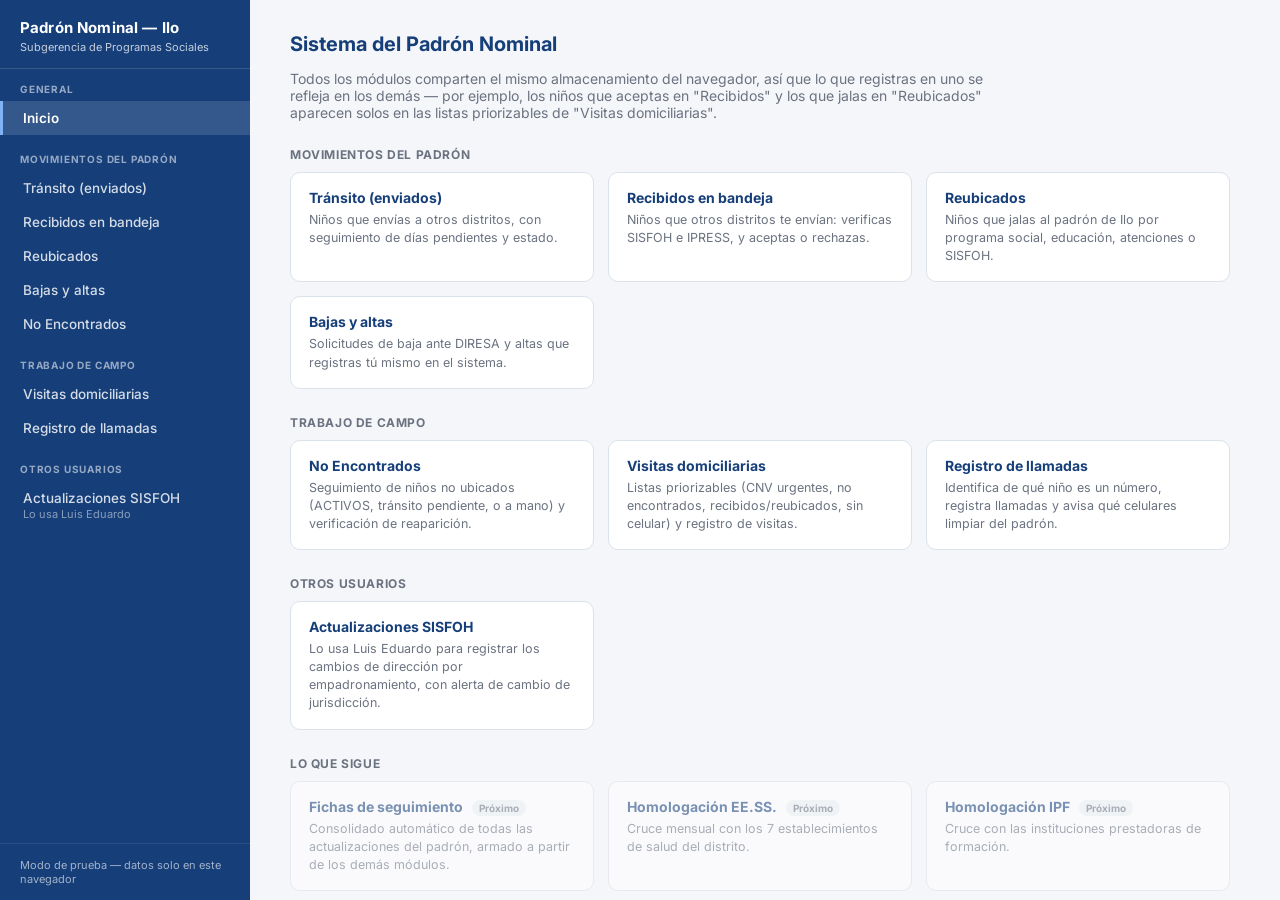
<file: index.html>
<!DOCTYPE html>
<html lang="es">
<head>
<meta charset="UTF-8">
<meta name="viewport" content="width=device-width, initial-scale=1.0">
<title>Sistema Padrón Nominal — Ilo</title>
<link href="https://fonts.googleapis.com/css2?family=Inter:wght@400;500;600;700&display=swap" rel="stylesheet">
<link rel="stylesheet" href="estilos.css">
<style>
  html, body { height: 100%; overflow: hidden; }
  .layout { display: flex; height: 100vh; }

  .sidebar {
    width: 250px; flex-shrink: 0; background: var(--primary-dark); color: white;
    display: flex; flex-direction: column; overflow-y: auto;
  }
  .sidebar-marca { padding: 18px 20px 14px; border-bottom: 1px solid rgba(255,255,255,.14); }
  .sidebar-marca h1 { font-size: 15px; margin: 0; font-weight: 700; letter-spacing: .01em; }
  .sidebar-marca .sub { font-size: 11px; opacity: .75; margin-top: 3px; }

  .nav-grupo { padding: 14px 0 4px; }
  .nav-grupo-titulo {
    font-size: 10px; text-transform: uppercase; letter-spacing: .08em;
    opacity: .55; padding: 0 20px 6px; font-weight: 700;
  }
  .nav-item {
    display: block; padding: 9px 20px; font-size: 13.5px; cursor: pointer;
    color: rgba(255,255,255,.82); border-left: 3px solid transparent; font-weight: 500;
  }
  .nav-item:hover { background: rgba(255,255,255,.07); color: white; }
  .nav-item.active { background: rgba(255,255,255,.13); color: white; border-left-color: #7fb3f5; font-weight: 600; }
  .nav-item .nota { display: block; font-size: 11px; opacity: .6; font-weight: 400; margin-top: 1px; }

  .sidebar-pie { margin-top: auto; padding: 14px 20px; font-size: 11px; opacity: .6; border-top: 1px solid rgba(255,255,255,.14); }

  .contenido { flex: 1; display: flex; flex-direction: column; overflow: hidden; background: var(--bg); }
  .contenido iframe { flex: 1; width: 100%; border: none; }

  .inicio { padding: 32px 40px; overflow-y: auto; height: 100%; }
  .inicio h2 { font-size: 20px; margin: 0 0 6px; color: var(--primary-dark); }
  .inicio .intro { color: var(--muted); font-size: 14px; margin-bottom: 24px; max-width: 700px; }
  .modulo-grid { display: grid; grid-template-columns: repeat(auto-fill, minmax(280px,1fr)); gap: 14px; max-width: 940px; }
  .modulo-card {
    background: var(--card); border: 1px solid var(--border); border-radius: 10px;
    padding: 16px 18px; cursor: pointer;
  }
  .modulo-card:hover { border-color: var(--primary); }
  .modulo-card .titulo { font-weight: 700; font-size: 14px; color: var(--primary-dark); }
  .modulo-card .desc { font-size: 12.5px; color: var(--muted); margin-top: 5px; line-height: 1.45; }
  .seccion-titulo { font-size: 12px; font-weight: 700; text-transform: uppercase; letter-spacing: .05em; color: var(--muted); margin: 26px 0 10px; }
  .proximo { opacity: .55; cursor: default; }
  .proximo:hover { border-color: var(--border); }
  .etiqueta-proximo { font-size: 10px; background: #eef1f5; color: var(--muted); padding: 2px 7px; border-radius: 10px; margin-left: 6px; font-weight: 700; }
</style>
</head>
<body>

<div class="layout">
  <nav class="sidebar">
    <div class="sidebar-marca">
      <h1>Padrón Nominal — Ilo</h1>
      <div class="sub">Subgerencia de Programas Sociales</div>
    </div>

    <div class="nav-grupo">
      <div class="nav-grupo-titulo">General</div>
      <div class="nav-item active" data-modulo="inicio" onclick="abrir('inicio')">Inicio</div>
    </div>

    <div class="nav-grupo">
      <div class="nav-grupo-titulo">Movimientos del padrón</div>
      <div class="nav-item" data-modulo="transito" onclick="abrir('transito')">Tránsito (enviados)</div>
      <div class="nav-item" data-modulo="recibidos" onclick="abrir('recibidos')">Recibidos en bandeja</div>
      <div class="nav-item" data-modulo="reubicados" onclick="abrir('reubicados')">Reubicados</div>
      <div class="nav-item" data-modulo="bajas" onclick="abrir('bajas')">Bajas y altas</div>
      <div class="nav-item" data-modulo="noencontrados" onclick="abrir('noencontrados')">No Encontrados</div>
    </div>

    <div class="nav-grupo">
      <div class="nav-grupo-titulo">Trabajo de campo</div>
      <div class="nav-item" data-modulo="visitas" onclick="abrir('visitas')">Visitas domiciliarias</div>
      <div class="nav-item" data-modulo="llamadas" onclick="abrir('llamadas')">Registro de llamadas</div>
    </div>

    <div class="nav-grupo">
      <div class="nav-grupo-titulo">Otros usuarios</div>
      <div class="nav-item" data-modulo="sisfoh" onclick="abrir('sisfoh')">
        Actualizaciones SISFOH
        <span class="nota">Lo usa Luis Eduardo</span>
      </div>
    </div>

    <div class="sidebar-pie">Modo de prueba — datos solo en este navegador</div>
  </nav>

  <main class="contenido" id="contenido"></main>
</div>

<script>
const MODULOS = {
  transito:   { archivo: "transito-modelo.html",               titulo: "Tránsito (enviados)" },
  recibidos:  { archivo: "bandeja-recibidos-modelo.html",     titulo: "Recibidos en bandeja" },
  reubicados: { archivo: "reubicados-modelo.html",            titulo: "Reubicados" },
  bajas:      { archivo: "bajas-altas.html",                   titulo: "Bajas y altas" },
  noencontrados: { archivo: "no-encontrados-modelo.html",     titulo: "No Encontrados" },
  visitas:    { archivo: "visitas-domiciliarias-modelo.html", titulo: "Visitas domiciliarias" },
  llamadas:   { archivo: "registro-llamadas-modelo.html",     titulo: "Registro de llamadas" },
  sisfoh:     { archivo: "sisfoh-actualizaciones-modelo.html",titulo: "Actualizaciones SISFOH" },
};

function abrir(clave) {
  document.querySelectorAll(".nav-item").forEach(el => el.classList.toggle("active", el.dataset.modulo === clave));
  const cont = document.getElementById("contenido");
  if (clave === "inicio") { cont.innerHTML = plantillaInicio(); return; }
  const mod = MODULOS[clave];
  if (!mod) return;
  cont.innerHTML = `<iframe src="${mod.archivo}" title="${mod.titulo}"></iframe>`;
  location.hash = clave;
}

function plantillaInicio() {
  return `<div class="inicio">
    <h2>Sistema del Padrón Nominal</h2>
    <p class="intro">Todos los módulos comparten el mismo almacenamiento del navegador, así que lo que registras en uno se refleja en los demás — por ejemplo, los niños que aceptas en "Recibidos" y los que jalas en "Reubicados" aparecen solos en las listas priorizables de "Visitas domiciliarias".</p>

    <div class="seccion-titulo">Movimientos del padrón</div>
    <div class="modulo-grid">
      <div class="modulo-card" onclick="abrir('transito')">
        <div class="titulo">Tránsito (enviados)</div>
        <div class="desc">Niños que envías a otros distritos, con seguimiento de días pendientes y estado.</div>
      </div>
      <div class="modulo-card" onclick="abrir('recibidos')">
        <div class="titulo">Recibidos en bandeja</div>
        <div class="desc">Niños que otros distritos te envían: verificas SISFOH e IPRESS, y aceptas o rechazas.</div>
      </div>
      <div class="modulo-card" onclick="abrir('reubicados')">
        <div class="titulo">Reubicados</div>
        <div class="desc">Niños que jalas al padrón de Ilo por programa social, educación, atenciones o SISFOH.</div>
      </div>
      <div class="modulo-card" onclick="abrir('bajas')">
        <div class="titulo">Bajas y altas</div>
        <div class="desc">Solicitudes de baja ante DIRESA y altas que registras tú mismo en el sistema.</div>
      </div>
    </div>

    <div class="seccion-titulo">Trabajo de campo</div>
    <div class="modulo-grid">
      <div class="modulo-card" onclick="abrir('noencontrados')">
        <div class="titulo">No Encontrados</div>
        <div class="desc">Seguimiento de niños no ubicados (ACTIVOS, tránsito pendiente, o a mano) y verificación de reaparición.</div>
      </div>
      <div class="modulo-card" onclick="abrir('visitas')">
        <div class="titulo">Visitas domiciliarias</div>
        <div class="desc">Listas priorizables (CNV urgentes, no encontrados, recibidos/reubicados, sin celular) y registro de visitas.</div>
      </div>
      <div class="modulo-card" onclick="abrir('llamadas')">
        <div class="titulo">Registro de llamadas</div>
        <div class="desc">Identifica de qué niño es un número, registra llamadas y avisa qué celulares limpiar del padrón.</div>
      </div>
    </div>

    <div class="seccion-titulo">Otros usuarios</div>
    <div class="modulo-grid">
      <div class="modulo-card" onclick="abrir('sisfoh')">
        <div class="titulo">Actualizaciones SISFOH</div>
        <div class="desc">Lo usa Luis Eduardo para registrar los cambios de dirección por empadronamiento, con alerta de cambio de jurisdicción.</div>
      </div>
    </div>

    <div class="seccion-titulo">Lo que sigue</div>
    <div class="modulo-grid">
      <div class="modulo-card proximo">
        <div class="titulo">Fichas de seguimiento <span class="etiqueta-proximo">Próximo</span></div>
        <div class="desc">Consolidado automático de todas las actualizaciones del padrón, armado a partir de los demás módulos.</div>
      </div>
      <div class="modulo-card proximo">
        <div class="titulo">Homologación EE.SS. <span class="etiqueta-proximo">Próximo</span></div>
        <div class="desc">Cruce mensual con los 7 establecimientos de salud del distrito.</div>
      </div>
      <div class="modulo-card proximo">
        <div class="titulo">Homologación IPF <span class="etiqueta-proximo">Próximo</span></div>
        <div class="desc">Cruce con las instituciones prestadoras de formación.</div>
      </div>
      <div class="modulo-card proximo">
        <div class="titulo">Estadística mensual <span class="etiqueta-proximo">Próximo</span></div>
        <div class="desc">Porcentaje de actualización del padrón por fuente: homologación, CUI, visitas, llamadas, SISFOH.</div>
      </div>
    </div>
  </div>`;
}

const inicial = location.hash.replace("#", "");
abrir(MODULOS[inicial] ? inicial : "inicio");
</script>
</body>
</html>
</file>
<file: estilos.css>
/* ═══════════════════════════════════════════════════════════════════════
   ESTILOS COMPARTIDOS — SISTEMA PADRÓN NOMINAL ILO
   Este archivo es el ÚNICO lugar donde se define el diseño visual.
   Si cambias un color o un espaciado aquí, cambia en todos los módulos.
   ═══════════════════════════════════════════════════════════════════════ */

:root {
  --primary: #1d5fbf;
  --primary-dark: #163f7a;
  --accent: #2f6fdb;
  --bg: #f4f6f9;
  --card: #ffffff;
  --border: #dbe2ea;
  --text: #1f2937;
  --muted: #6b7280;
  --danger: #c0392b;
  --warning: #b8860b;
  --ok: #157347;
  --naranja: #c2650a;
  --purple: #6b3fa0;
}

* { box-sizing: border-box; }

body {
  margin: 0;
  font-family: -apple-system, BlinkMacSystemFont, "Inter", "Segoe UI", system-ui, sans-serif;
  background: var(--bg);
  color: var(--text);
}

/* ── Encabezado ────────────────────────────────────────────────────── */
header { background: var(--primary); color: white; padding: 14px 24px; }
header h1 { font-size: 17px; margin: 0; font-weight: 600; }
header .sub { font-size: 12px; opacity: 0.9; margin-top: 2px; }

.banner-demo {
  background: #fff3cd; color: #7a5b00; padding: 10px 24px;
  font-size: 13px; border-bottom: 1px solid #f0d989;
}

.container { max-width: 1000px; margin: 0 auto; padding: 20px 16px 60px; }

/* ── Pestañas ──────────────────────────────────────────────────────── */
.tabs { display: flex; gap: 4px; margin-bottom: 14px; border-bottom: 2px solid var(--border); flex-wrap: wrap; }
.tab {
  padding: 10px 18px; cursor: pointer; font-size: 14px; font-weight: 600;
  color: var(--muted); border-bottom: 2px solid transparent; margin-bottom: -2px;
}
.tab.active { color: var(--primary); border-bottom-color: var(--primary); }
.panel { display: none; }
.panel.active { display: block; }

/* ── Tarjetas y grillas ────────────────────────────────────────────── */
.card {
  background: var(--card); border: 1px solid var(--border);
  border-radius: 10px; padding: 20px; margin-bottom: 16px;
}
.fila2 { display: grid; grid-template-columns: 1fr 1fr; gap: 0 14px; }
.fila3 { display: grid; grid-template-columns: 1fr 1fr 1fr; gap: 0 14px; }

/* ── Formularios ───────────────────────────────────────────────────── */
label { display: block; font-size: 13px; font-weight: 600; margin-bottom: 4px; }

input[type=text], input[type=date], input[type=month], select, textarea {
  width: 100%; padding: 9px 10px; border: 1px solid var(--border);
  border-radius: 6px; font-size: 14px; margin-bottom: 14px;
  font-family: inherit; background: white; color: var(--text);
}
input[type=text]:focus, input[type=date]:focus, select:focus, textarea:focus {
  outline: none; border-color: var(--primary);
}
input[readonly] { background: #f0f4f2; color: var(--primary-dark); font-weight: 600; }
input:disabled, select:disabled { background: #f7f8fa; color: var(--muted); }

/* El selector de fecha nativo del navegador (dd/mm/yyyy + ícono calendario) */
input[type=date]::-webkit-calendar-picker-indicator { cursor: pointer; opacity: 0.6; }
input[type=date]::-webkit-calendar-picker-indicator:hover { opacity: 1; }

fieldset { border: 1px solid var(--border); border-radius: 8px; margin: 0 0 16px; padding: 14px 14px 2px; }
legend {
  font-size: 12px; font-weight: 700; color: var(--primary-dark);
  padding: 0 6px; text-transform: uppercase; letter-spacing: .02em;
}

/* ── Botones ───────────────────────────────────────────────────────── */
.btn { border: none; padding: 9px 16px; border-radius: 6px; font-size: 14px; cursor: pointer; font-weight: 600; }
.btn-primary { background: var(--primary); color: white; }
.btn-primary:hover { background: var(--primary-dark); }
.btn-outline { background: transparent; color: var(--primary); border: 1px solid var(--primary); }
.btn-outline:hover { background: #eef4fc; }
.btn-ok { background: var(--ok); color: white; }
.btn-danger { background: var(--danger); color: white; }
.btn-sm { padding: 5px 10px; font-size: 12px; }

/* ── Tablas ────────────────────────────────────────────────────────── */
table { width: 100%; border-collapse: collapse; font-size: 13px; }
th, td { text-align: left; padding: 9px 10px; border-bottom: 1px solid var(--border); }
th { background: #f0f4f2; font-weight: 600; color: var(--primary-dark); }
tr.clickable:hover { background: #f7faf9; cursor: pointer; }
.tabla-scroll { max-height: 300px; overflow-y: auto; }
.tabla-scroll thead { position: sticky; top: 0; z-index: 1; }

/* ── Etiquetas de estado ───────────────────────────────────────────── */
.badge { display: inline-block; padding: 2px 8px; border-radius: 20px; font-size: 11px; font-weight: 700; white-space: nowrap; }
.badge-pendiente   { background: #fdf3d8; color: var(--warning); }
.badge-aceptado    { background: #dcf3e7; color: var(--ok); }
.badge-confirmado  { background: #dcf3e7; color: var(--ok); }
.badge-encontrado  { background: #dcf3e7; color: var(--ok); }
.badge-contesto    { background: #dcf3e7; color: var(--ok); }
.badge-rechazado   { background: #fbe4e1; color: var(--danger); }
.badge-noencontrado{ background: #fbe4e1; color: var(--danger); }
.badge-numero      { background: #fbe4e1; color: var(--danger); }
.badge-implicito   { background: #fbe4e1; color: var(--danger); }
.badge-rebotado    { background: #eee2fb; color: var(--purple); }
.badge-reprogramada{ background: #eee2fb; color: var(--purple); }
.badge-noconstesto { background: #fdf3d8; color: var(--warning); }
.badge-normal      { background: #dcf3e7; color: var(--ok); }
.badge-alerta      { background: #fdf3d8; color: var(--warning); }
.badge-importante  { background: #fde3cf; color: var(--naranja); }
.badge-grave       { background: #fbe4e1; color: var(--danger); }
.badge-dias-normal     { background: #dcf3e7; color: var(--ok); margin-left: 6px; }
.badge-dias-alerta     { background: #fdf3d8; color: var(--warning); margin-left: 6px; }
.badge-dias-importante { background: #fde3cf; color: var(--naranja); margin-left: 6px; }
.badge-dias-grave      { background: #fbe4e1; color: var(--danger); margin-left: 6px; }

/* ── Avisos y textos auxiliares ────────────────────────────────────── */
.empty { text-align: center; color: var(--muted); padding: 28px; font-size: 13px; }
.subtitulo { font-size: 12px; color: var(--muted); margin: -2px 0 14px; }
.aviso-ok    { font-size: 12px; color: var(--ok); margin: 8px 0 0; }
.aviso-error { font-size: 12px; color: var(--danger); margin: 8px 0 0; }
.aviso-info  { font-size: 12px; color: var(--muted); margin: -4px 0 12px; }
.aviso-manual-card {
  background: #fdf3d8; border: 1px solid #f0d989; border-radius: 8px;
  padding: 12px 14px; margin-bottom: 10px; font-size: 13px;
}

/* ── Barras de herramientas y filtros ──────────────────────────────── */
.toolbar { display: flex; justify-content: space-between; align-items: center; margin-bottom: 10px; gap: 10px; flex-wrap: wrap; }
.toolbar select, .toolbar input { margin-bottom: 0; }
.filtros-chip { display: flex; gap: 6px; flex-wrap: wrap; align-items: center; }
.chip {
  font-size: 12px; padding: 5px 12px; border-radius: 16px; border: 1px solid var(--border);
  cursor: pointer; background: white; color: var(--muted); font-weight: 600;
}
.chip.activo { background: var(--primary); color: white; border-color: var(--primary); }

/* ── Carga de archivos ─────────────────────────────────────────────── */
.file-drop {
  border: 1px dashed var(--border); border-radius: 8px; padding: 14px;
  text-align: center; color: var(--muted); font-size: 13px; cursor: pointer; background: #fafbfc;
}
.file-drop:hover { border-color: var(--primary); color: var(--primary); }

/* ── Tarjetas de resultado ─────────────────────────────────────────── */
.resultado-card, .decidir-card {
  background: #f7faf9; border-radius: 8px; padding: 12px 14px;
  margin-bottom: 14px; border: 1px solid transparent;
}
.resultado-card table td, .decidir-card table td { padding: 5px 8px; }
.acciones-decision { display: flex; gap: 10px; margin-top: 4px; }

/* ── Indicadores numéricos ─────────────────────────────────────────── */
.stat-grid { display: grid; grid-template-columns: repeat(auto-fit, minmax(140px,1fr)); gap: 14px; margin-bottom: 4px; }
.stat-box { background: var(--card); border: 1px solid var(--border); border-radius: 10px; padding: 16px; text-align: center; }
.stat-box .num { font-size: 24px; font-weight: 700; color: var(--primary); }
.stat-box .label { font-size: 12px; color: var(--muted); margin-top: 4px; }

/* ── Ficha desplegable (fila expandible en tablas de detalle/registro) ── */
.clickable { cursor: pointer; }
.clickable:hover { background: #f7faf9; }
.ficha { display: none; margin-top: 10px; padding: 16px; background: #fafcfb; border: 1px solid var(--border); border-radius: 8px; }
.ficha-grid { display: grid; grid-template-columns: repeat(auto-fit, minmax(180px,1fr)); gap: 12px 20px; }
.ficha-item .k { font-size: 11px; text-transform: uppercase; letter-spacing: .03em; color: var(--muted); margin-bottom: 2px; }
.ficha-item .v { font-size: 13.5px; font-weight: 600; color: var(--text); }
.ficha-full { grid-column: 1 / -1; }

/* ── Contador chip (cantidad de registros junto a un título) ────────── */
.contador-chip {
  display: inline-block; color: white; font-size: 13px; font-weight: 700;
  padding: 2px 11px; border-radius: 7px; line-height: 1.6;
}

/* ── Formularios en 2 o 3 columnas ─────────────────────────────────── */
.grid2 { display: grid; grid-template-columns: 1fr 1fr; gap: 0 16px; }
.grid3 { display: grid; grid-template-columns: 1fr 1fr 1fr; gap: 0 16px; }
@media (max-width: 720px) { .grid2, .grid3 { grid-template-columns: 1fr; } }
</file>
